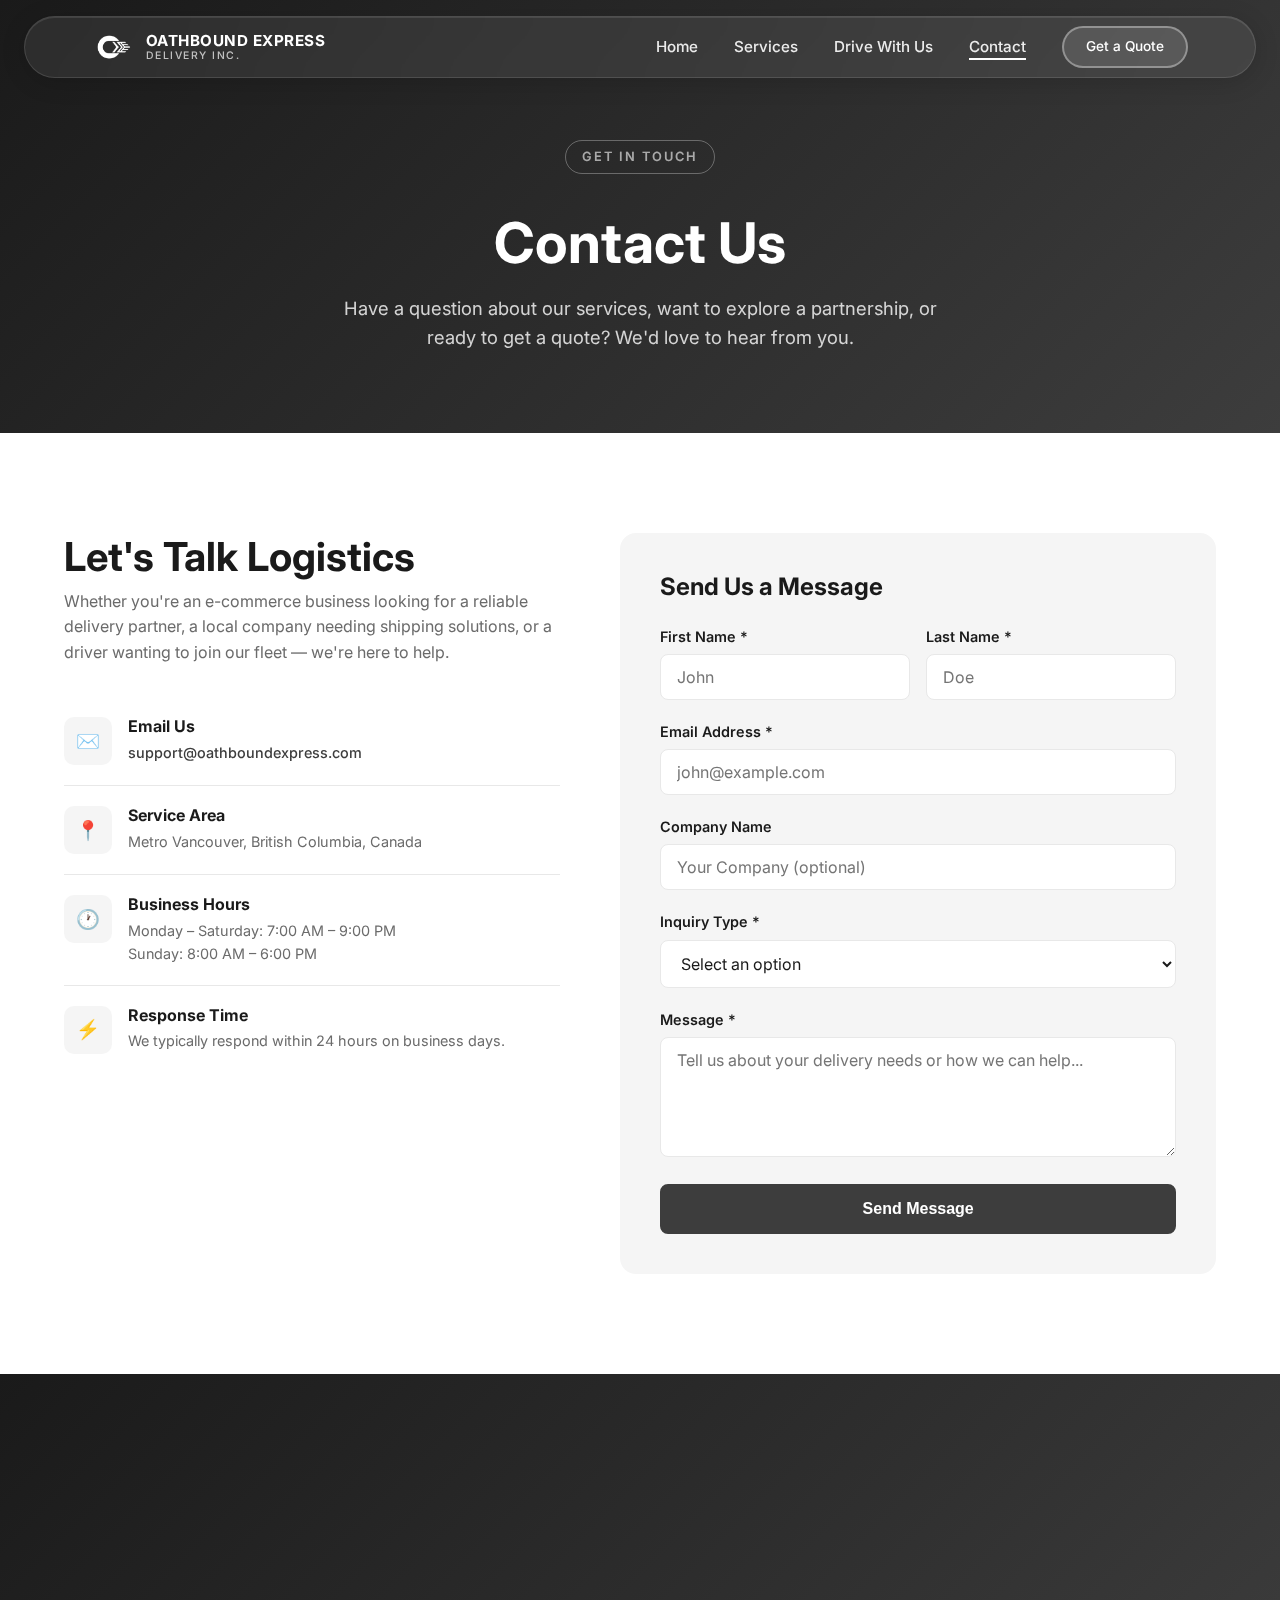
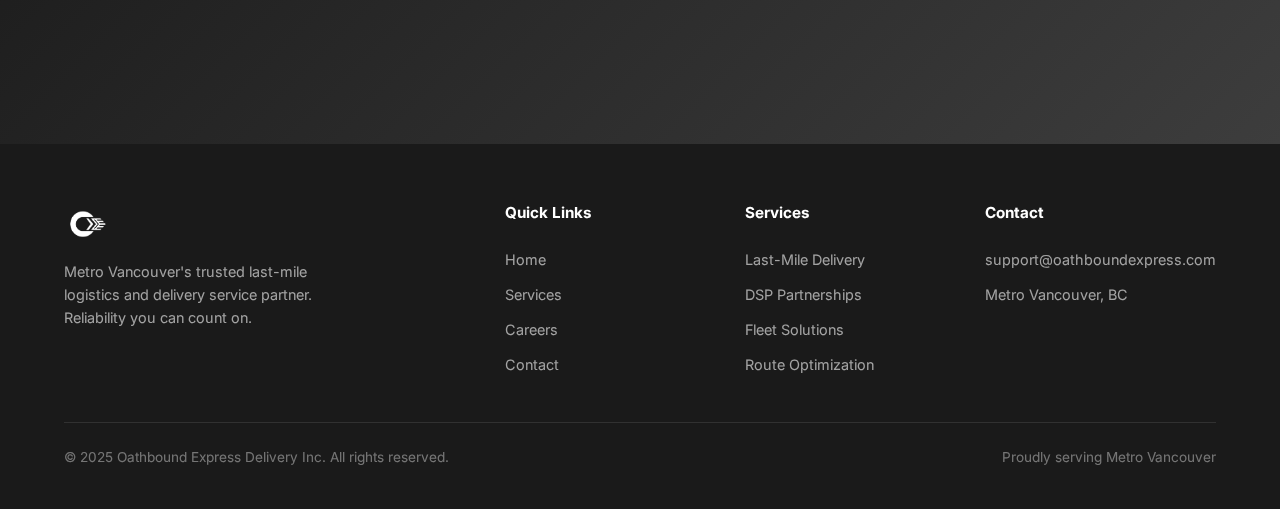
<file: contact.html>
<!DOCTYPE html>
<html lang="en">
<head>
  <meta charset="UTF-8">
  <meta name="viewport" content="width=device-width, initial-scale=1.0">
  <meta name="description" content="Contact Oathbound Express Delivery Inc. for last-mile logistics solutions, partnership inquiries, or driver applications in Metro Vancouver.">
  <title>Contact Us | Oathbound Express Delivery Inc.</title>
  <link rel="icon" type="image/png" sizes="32x32" href="favicon-32.png">
  <link rel="icon" type="image/png" sizes="16x16" href="favicon-16.png">
  <link rel="icon" type="image/png" sizes="192x192" href="favicon-192.png">
  <link rel="apple-touch-icon" sizes="180x180" href="apple-touch-icon.png">
  <link rel="preconnect" href="https://fonts.googleapis.com">
  <link rel="preconnect" href="https://fonts.gstatic.com" crossorigin>
  <link href="https://fonts.googleapis.com/css2?family=Inter:wght@400;500;600;700;800&display=swap" rel="stylesheet">
  <link rel="stylesheet" href="styles.css">
</head>
<body>

  <!-- HEADER -->
  <header class="header" id="header">
    <div class="container">
      <nav class="nav">
        <a href="index.html" class="nav-logo">
          <img src="Logo.png" alt="Oathbound Express Logo">
          <div class="nav-logo-text">
            <span class="company-name">OATHBOUND EXPRESS</span>
            <span class="company-sub">Delivery Inc.</span>
          </div>
        </a>
        <ul class="nav-links">
          <li><a href="index.html">Home</a></li>
          <li><a href="services.html">Services</a></li>
          <li><a href="careers.html">Drive With Us</a></li>
          <li><a href="contact.html" class="active">Contact</a></li>
          <li><a href="contact.html" class="btn btn-primary nav-cta">Get a Quote</a></li>
        </ul>
        <button class="hamburger" id="hamburger" aria-label="Toggle menu">
          <span></span>
          <span></span>
          <span></span>
        </button>
      </nav>
    </div>
  </header>

  <!-- MOBILE NAV -->
  <div class="mobile-nav" id="mobileNav">
    <a href="index.html">Home</a>
    <a href="services.html">Services</a>
    <a href="careers.html">Drive With Us</a>
    <a href="contact.html">Contact</a>
    <a href="contact.html" class="btn btn-primary" style="margin-top:12px; justify-content:center;">Get a Quote</a>
  </div>

  <!-- PAGE HERO -->
  <section class="page-hero">
    <div class="container">
      <span class="section-tag" style="color: rgba(255,255,255,0.6); border: 1px solid rgba(255,255,255,0.3); padding: 6px 16px; border-radius: 50px;">Get In Touch</span>
      <h1 style="margin-top: 1.5rem;">Contact Us</h1>
      <p>Have a question about our services, want to explore a partnership, or ready to get a quote? We'd love to hear from you.</p>
    </div>
  </section>

  <!-- CONTACT SECTION -->
  <section class="section">
    <div class="container">
      <div class="contact-grid fade-in">
        <!-- LEFT: CONTACT INFO -->
        <div>
          <h2 style="margin-bottom: 0.5rem;">Let's Talk Logistics</h2>
          <p style="color: var(--text-light); margin-bottom: 2rem;">Whether you're an e-commerce business looking for a reliable delivery partner, a local company needing shipping solutions, or a driver wanting to join our fleet — we're here to help.</p>

          <div class="contact-info-card">
            <div class="contact-info-icon">✉️</div>
            <div>
              <h4>Email Us</h4>
              <p><a href="mailto:support@oathboundexpress.com" style="color: var(--primary); font-weight: 500;">support@oathboundexpress.com</a></p>
            </div>
          </div>

          <div class="contact-info-card">
            <div class="contact-info-icon">📍</div>
            <div>
              <h4>Service Area</h4>
              <p>Metro Vancouver, British Columbia, Canada</p>
            </div>
          </div>

          <div class="contact-info-card">
            <div class="contact-info-icon">🕐</div>
            <div>
              <h4>Business Hours</h4>
              <p>Monday – Saturday: 7:00 AM – 9:00 PM<br>Sunday: 8:00 AM – 6:00 PM</p>
            </div>
          </div>

          <div class="contact-info-card">
            <div class="contact-info-icon">⚡</div>
            <div>
              <h4>Response Time</h4>
              <p>We typically respond within 24 hours on business days.</p>
            </div>
          </div>
        </div>

        <!-- RIGHT: CONTACT FORM -->
        <div class="contact-form" id="contactFormWrapper">
          <h3>Send Us a Message</h3>
          <form id="contactForm">
            <div class="form-row">
              <div class="form-group">
                <label for="firstName">First Name *</label>
                <input type="text" id="firstName" name="firstName" required placeholder="John">
              </div>
              <div class="form-group">
                <label for="lastName">Last Name *</label>
                <input type="text" id="lastName" name="lastName" required placeholder="Doe">
              </div>
            </div>
            <div class="form-group">
              <label for="email">Email Address *</label>
              <input type="email" id="email" name="email" required placeholder="john@example.com">
            </div>
            <div class="form-group">
              <label for="company">Company Name</label>
              <input type="text" id="company" name="company" placeholder="Your Company (optional)">
            </div>
            <div class="form-group">
              <label for="inquiry">Inquiry Type *</label>
              <select id="inquiry" name="inquiry" required>
                <option value="" disabled selected>Select an option</option>
                <option value="partnership">Delivery Partnership</option>
                <option value="quote">Get a Quote</option>
                <option value="driver">Driver Application</option>
                <option value="general">General Inquiry</option>
              </select>
            </div>
            <div class="form-group">
              <label for="message">Message *</label>
              <textarea id="message" name="message" required placeholder="Tell us about your delivery needs or how we can help..."></textarea>
            </div>
            <button type="submit" class="btn btn-primary" style="width: 100%; justify-content: center;">Send Message</button>
          </form>

          <div class="form-success" id="formSuccess">
            <div style="font-size: 3rem; margin-bottom: 1rem;">✅</div>
            <h3>Message Sent!</h3>
            <p style="color: var(--text-light);">Thank you for reaching out. Our team will get back to you within 24 hours.</p>
          </div>
        </div>
      </div>
    </div>
  </section>

  <!-- CTA BANNER -->
  <section class="cta-banner">
    <div class="container fade-in">
      <h2>Looking to Join Our Driver Network?</h2>
      <p>We're always looking for professional, reliable drivers to join the Oathbound Express team.</p>
      <div class="cta-buttons">
        <a href="careers.html" class="btn btn-white">View Driver Opportunities</a>
        <a href="services.html" class="btn btn-outline">Explore Our Services</a>
      </div>
    </div>
  </section>

  <!-- FOOTER -->
  <footer class="footer">
    <div class="container">
      <div class="footer-grid">
        <div class="footer-brand">
          <img src="Logo.png" alt="Oathbound Express Logo">
          <p>Metro Vancouver's trusted last-mile logistics and delivery service partner. Reliability you can count on.</p>
        </div>
        <div>
          <h4>Quick Links</h4>
          <div class="footer-links">
            <a href="index.html">Home</a>
            <a href="services.html">Services</a>
            <a href="careers.html">Careers</a>
            <a href="contact.html">Contact</a>
          </div>
        </div>
        <div>
          <h4>Services</h4>
          <div class="footer-links">
            <a href="services.html">Last-Mile Delivery</a>
            <a href="services.html">DSP Partnerships</a>
            <a href="services.html">Fleet Solutions</a>
            <a href="services.html">Route Optimization</a>
          </div>
        </div>
        <div>
          <h4>Contact</h4>
          <div class="footer-links">
            <a href="mailto:support@oathboundexpress.com">support@oathboundexpress.com</a>
            <a href="#">Metro Vancouver, BC</a>
          </div>
        </div>
      </div>
      <div class="footer-bottom">
        <p>&copy; 2025 Oathbound Express Delivery Inc. All rights reserved.</p>
        <p>Proudly serving Metro Vancouver</p>
      </div>
    </div>
  </footer>

  <script src="script.js"></script>
</body>
</html>
</file>
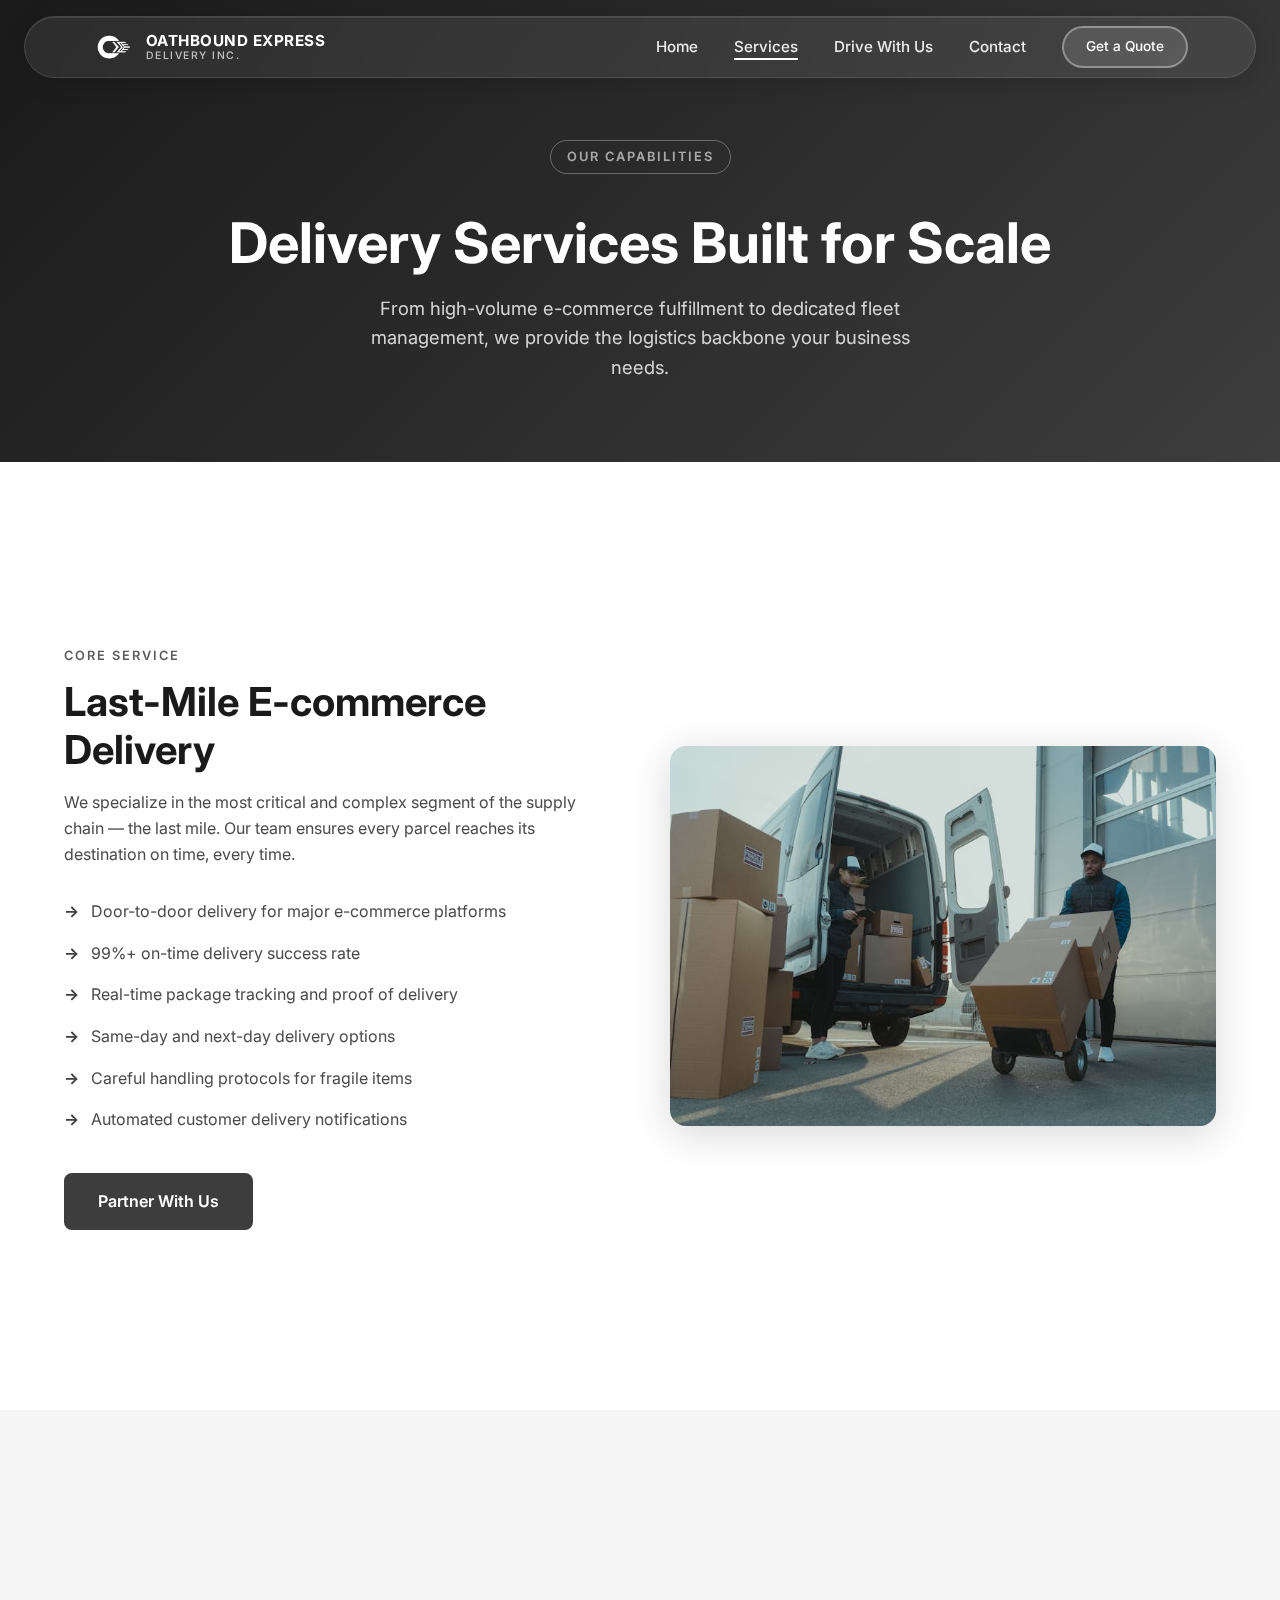
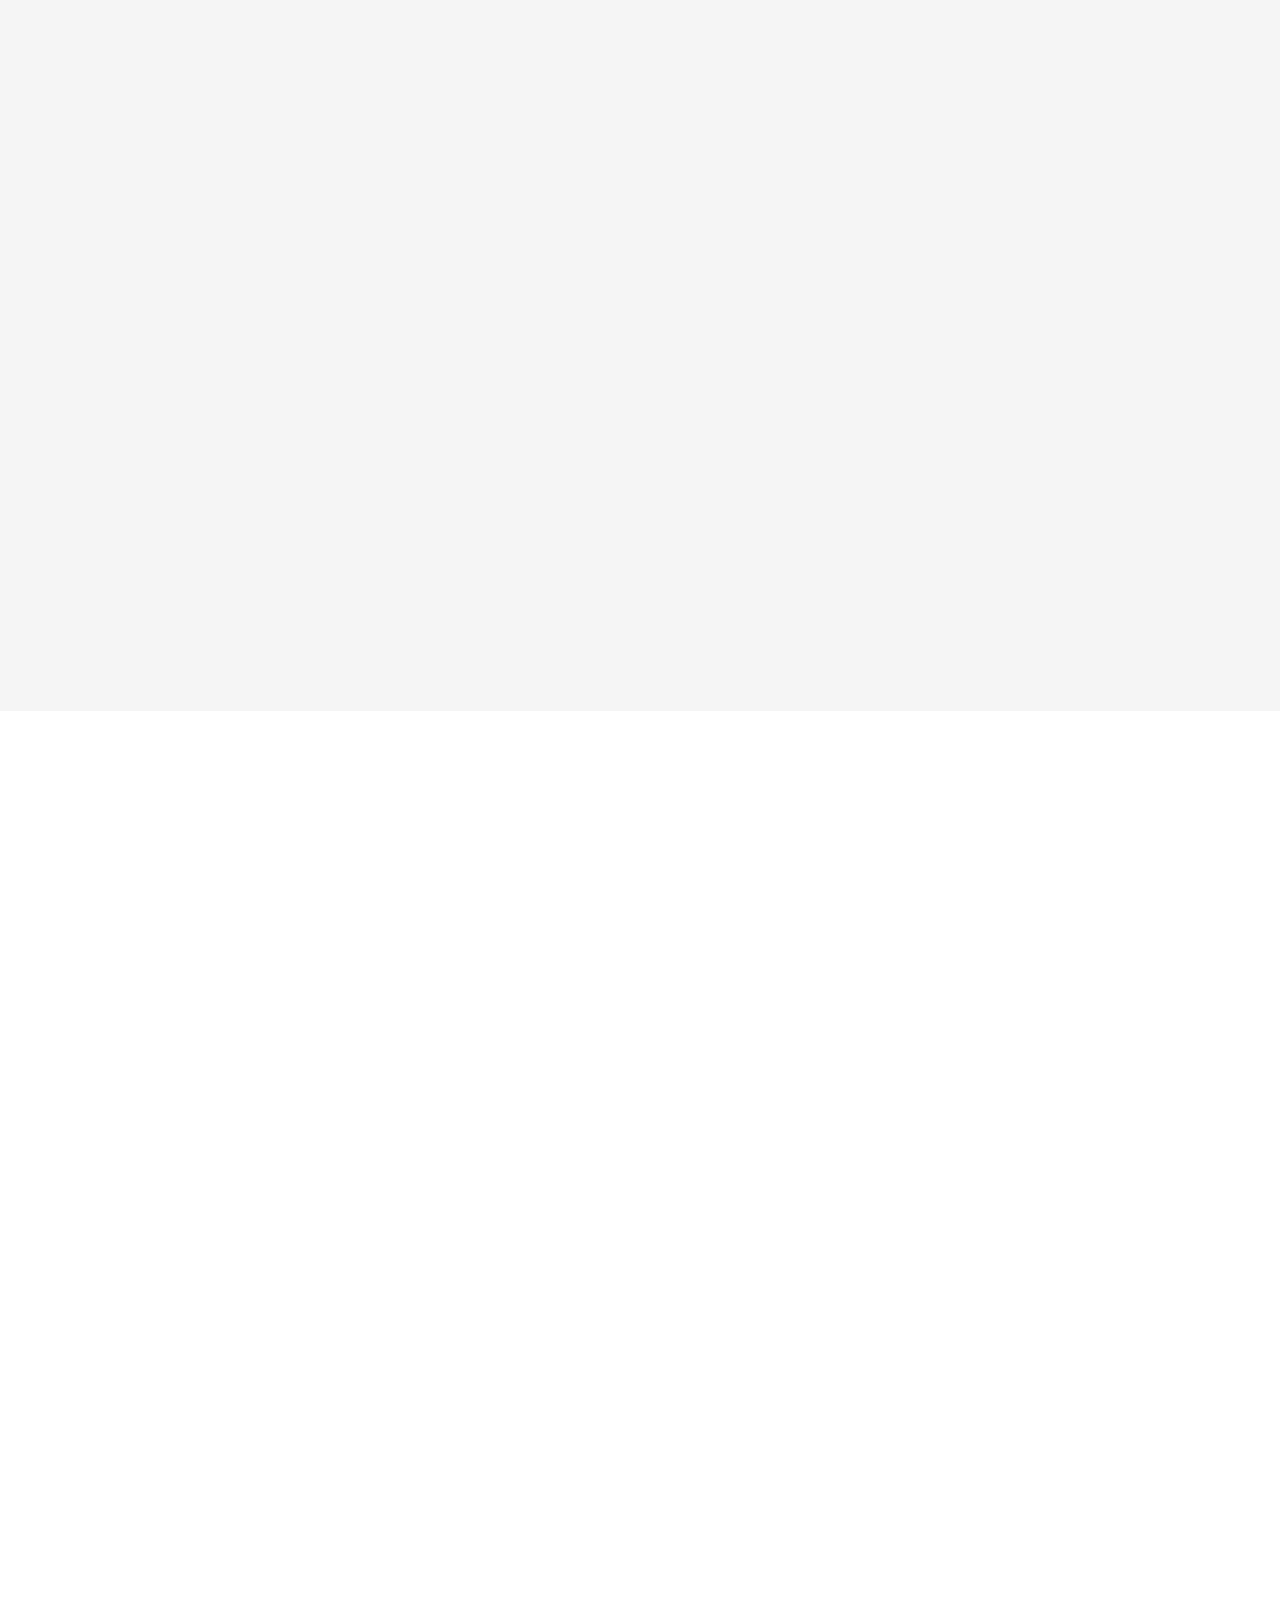
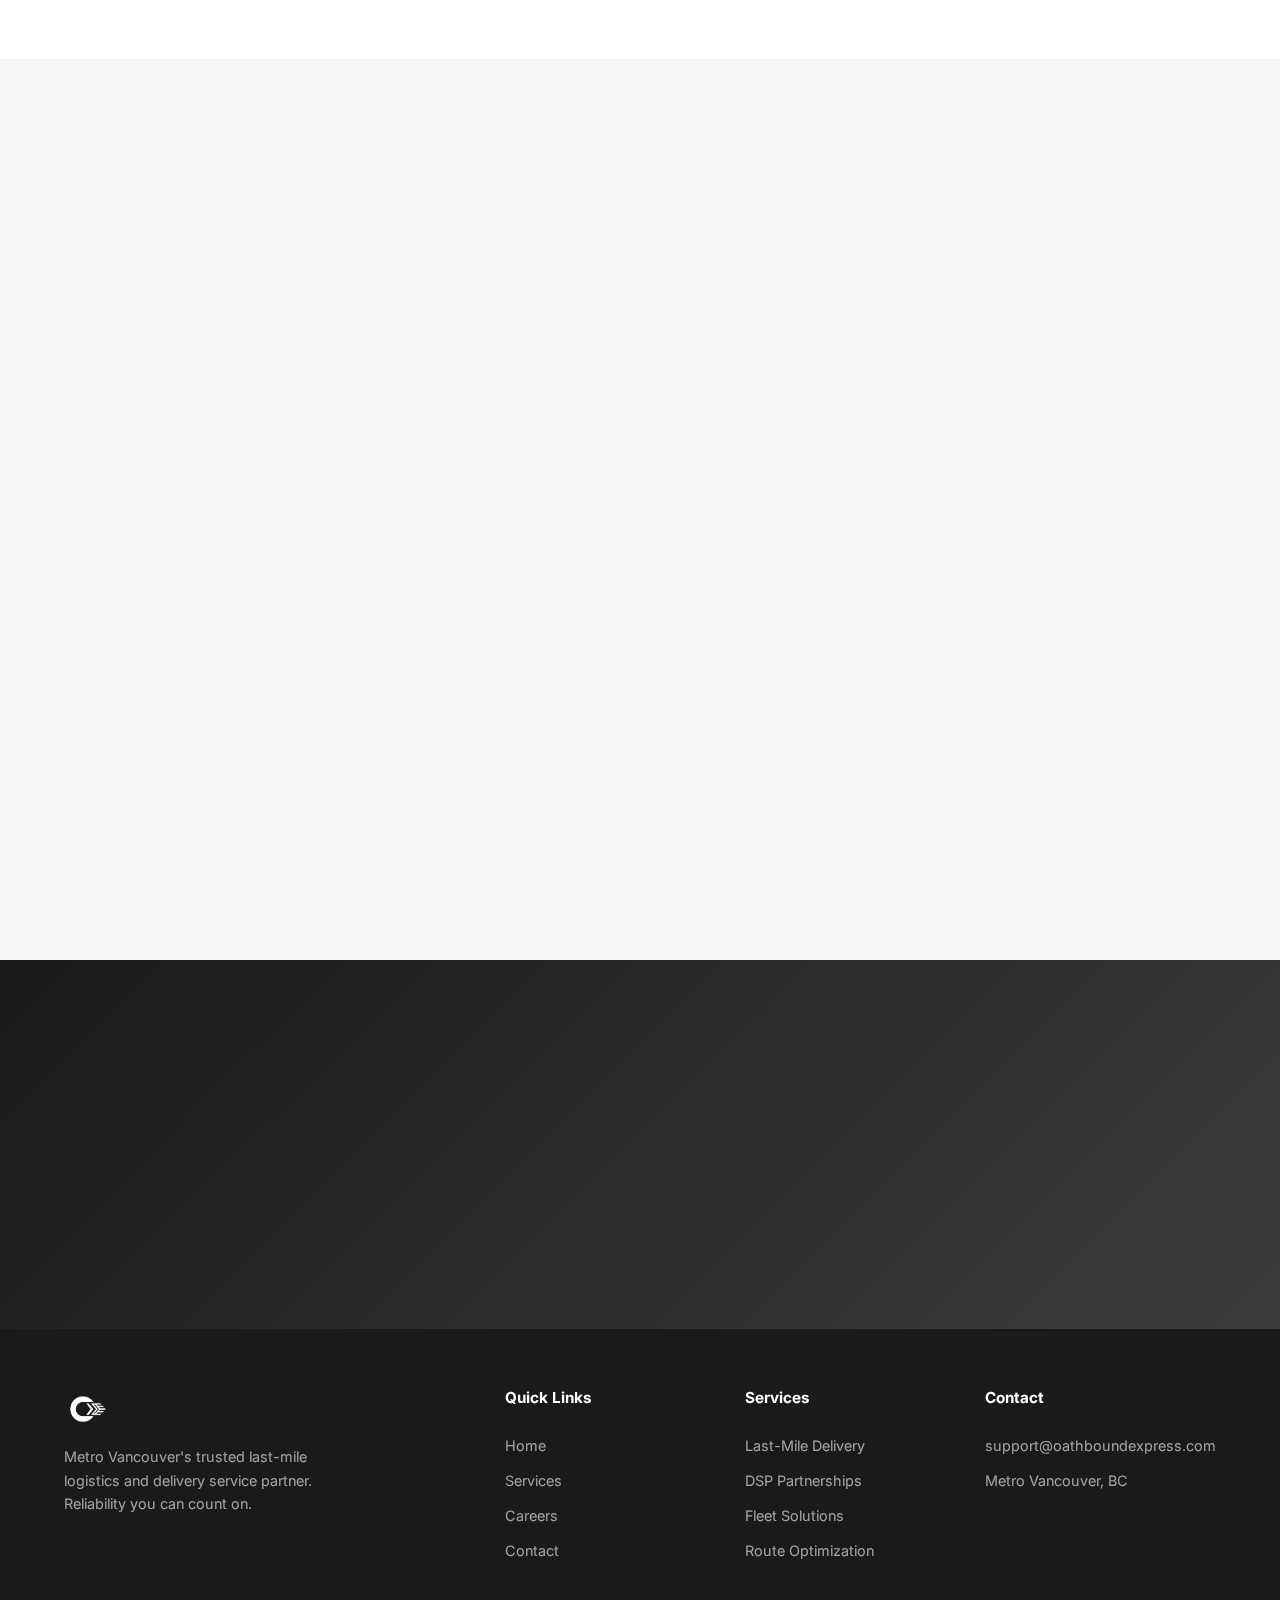
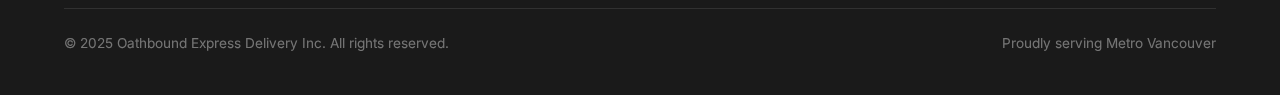
<file: services.html>
<!DOCTYPE html>
<html lang="en">
<head>
  <meta charset="UTF-8">
  <meta name="viewport" content="width=device-width, initial-scale=1.0">
  <meta name="description" content="Oathbound Express Delivery Services - Last-mile delivery, DSP partnerships, fleet solutions, and route optimization across Metro Vancouver.">
  <title>Our Services | Oathbound Express Delivery Inc.</title>
  <link rel="icon" type="image/png" sizes="32x32" href="favicon-32.png">
  <link rel="icon" type="image/png" sizes="16x16" href="favicon-16.png">
  <link rel="icon" type="image/png" sizes="192x192" href="favicon-192.png">
  <link rel="apple-touch-icon" sizes="180x180" href="apple-touch-icon.png">
  <link rel="preconnect" href="https://fonts.googleapis.com">
  <link rel="preconnect" href="https://fonts.gstatic.com" crossorigin>
  <link href="https://fonts.googleapis.com/css2?family=Inter:wght@400;500;600;700;800&display=swap" rel="stylesheet">
  <link rel="stylesheet" href="styles.css">
</head>
<body>

  <!-- HEADER -->
  <header class="header" id="header">
    <div class="container">
      <nav class="nav">
        <a href="index.html" class="nav-logo">
          <img src="Logo.png" alt="Oathbound Express Logo">
          <div class="nav-logo-text">
            <span class="company-name">OATHBOUND EXPRESS</span>
            <span class="company-sub">Delivery Inc.</span>
          </div>
        </a>
        <ul class="nav-links">
          <li><a href="index.html">Home</a></li>
          <li><a href="services.html" class="active">Services</a></li>
          <li><a href="careers.html">Drive With Us</a></li>
          <li><a href="contact.html">Contact</a></li>
          <li><a href="contact.html" class="btn btn-primary nav-cta">Get a Quote</a></li>
        </ul>
        <button class="hamburger" id="hamburger" aria-label="Toggle menu">
          <span></span>
          <span></span>
          <span></span>
        </button>
      </nav>
    </div>
  </header>

  <!-- MOBILE NAV -->
  <div class="mobile-nav" id="mobileNav">
    <a href="index.html">Home</a>
    <a href="services.html">Services</a>
    <a href="careers.html">Drive With Us</a>
    <a href="contact.html">Contact</a>
    <a href="contact.html" class="btn btn-primary" style="margin-top:12px; justify-content:center;">Get a Quote</a>
  </div>

  <!-- PAGE HERO -->
  <section class="page-hero">
    <div class="container">
      <span class="section-tag" style="color: rgba(255,255,255,0.6); border: 1px solid rgba(255,255,255,0.3); padding: 6px 16px; border-radius: 50px;">Our Capabilities</span>
      <h1 style="margin-top: 1.5rem;">Delivery Services Built for Scale</h1>
      <p>From high-volume e-commerce fulfillment to dedicated fleet management, we provide the logistics backbone your business needs.</p>
    </div>
  </section>

  <!-- SERVICE 1: LAST-MILE DELIVERY -->
  <section class="section">
    <div class="container">
      <div class="service-detail fade-in">
        <div class="service-detail-content">
          <span class="section-tag">Core Service</span>
          <h2>Last-Mile E-commerce Delivery</h2>
          <p>We specialize in the most critical and complex segment of the supply chain — the last mile. Our team ensures every parcel reaches its destination on time, every time.</p>
          <ul>
            <li>Door-to-door delivery for major e-commerce platforms</li>
            <li>99%+ on-time delivery success rate</li>
            <li>Real-time package tracking and proof of delivery</li>
            <li>Same-day and next-day delivery options</li>
            <li>Careful handling protocols for fragile items</li>
            <li>Automated customer delivery notifications</li>
          </ul>
          <a href="contact.html" class="btn btn-primary">Partner With Us</a>
        </div>
        <div class="service-detail-image">
          <img src="img-lastmile.jpg" alt="Last mile delivery service">
        </div>
      </div>
    </div>
  </section>

  <!-- SERVICE 2: DSP PARTNERSHIPS -->
  <section class="section section-gray">
    <div class="container">
      <div class="service-detail reverse fade-in">
        <div class="service-detail-content">
          <span class="section-tag">Partnership</span>
          <h2>DSP Partnership Programs</h2>
          <p>As a Delivery Service Partner, we provide professional fleet management and operational excellence for large-scale logistics providers. We become a seamless extension of your supply chain.</p>
          <ul>
            <li>Dedicated fleet allocation for your delivery volume</li>
            <li>Professional driver recruitment and management</li>
            <li>Full WorkSafeBC compliance and insurance coverage</li>
            <li>Performance monitoring and quality assurance</li>
            <li>Scalable capacity to match seasonal demand</li>
            <li>Transparent reporting and analytics</li>
          </ul>
          <a href="contact.html" class="btn btn-primary">Explore Partnership</a>
        </div>
        <div class="service-detail-image">
          <img src="img-dsp.jpg" alt="Fleet of delivery vehicles">
        </div>
      </div>
    </div>
  </section>

  <!-- SERVICE 3: FLEET VERSATILITY -->
  <section class="section">
    <div class="container">
      <div class="service-detail fade-in">
        <div class="service-detail-content fade-in">
          <span class="section-tag">Cargo Vans</span>
          <h2>Large Parcel & Bulk Route Solutions</h2>
          <p>Our cargo vans are designed for businesses requiring higher volume capacity and larger package dimensions. Ideal for furniture, appliance, and multi-stop commercial routes.</p>
          <ul>
            <li><strong>Sedans</strong> — Ideal for small parcels and urban routes</li>
            <li><strong>Minivans</strong> — Perfect for medium-volume, mixed-size deliveries</li>
            <li><strong>Cargo Vans</strong> — Built for bulk routes and oversized packages</li>
            <li>All vehicles maintained to the highest safety standards</li>
            <li>GPS-tracked fleet for real-time visibility</li>
            <li>Flexible vehicle assignment based on route needs</li>
          </ul>
          <a href="contact.html" class="btn btn-primary">Discuss Your Needs</a>
        </div>
        <div class="service-detail-image">
          <img src="default.avif" alt="Cargo van fleet">
        </div>
      </div>
    </div>
  </section>

  <!-- SERVICE 4: ROUTE OPTIMIZATION -->
  <section class="section section-gray">
    <div class="container">
      <div class="service-detail reverse fade-in">
        <div class="service-detail-content">
          <span class="section-tag">Technology</span>
          <h2>Local Route Optimization</h2>
          <p>We combine advanced routing technology with deep local knowledge of Metro Vancouver's roads, traffic patterns, and neighborhoods to deliver faster and more efficiently.</p>
          <ul>
            <li>AI-powered route planning and optimization</li>
            <li>Real-time traffic and weather adjustments</li>
            <li>Local driver expertise across all Metro Vancouver zones</li>
            <li>Reduced delivery windows and improved ETAs</li>
            <li>Lower fuel costs through efficient routing</li>
            <li>Dynamic re-routing for unexpected conditions</li>
          </ul>
          <a href="contact.html" class="btn btn-primary">Learn More</a>
        </div>
        <div class="service-detail-image">
          <img src="img-route.jpg" alt="Route optimization technology">
        </div>
      </div>
    </div>
  </section>

  <!-- CTA BANNER -->
  <section class="cta-banner">
    <div class="container fade-in">
      <h2>Let's Build Your Delivery Solution</h2>
      <p>Whether you need a dedicated delivery partner or a scalable fleet solution, we're ready to deliver.</p>
      <div class="cta-buttons">
        <a href="contact.html" class="btn btn-white">Get a Quote</a>
        <a href="careers.html" class="btn btn-outline">Join as a Driver</a>
      </div>
    </div>
  </section>

  <!-- FOOTER -->
  <footer class="footer">
    <div class="container">
      <div class="footer-grid">
        <div class="footer-brand">
          <img src="Logo.png" alt="Oathbound Express Logo">
          <p>Metro Vancouver's trusted last-mile logistics and delivery service partner. Reliability you can count on.</p>
        </div>
        <div>
          <h4>Quick Links</h4>
          <div class="footer-links">
            <a href="index.html">Home</a>
            <a href="services.html">Services</a>
            <a href="careers.html">Careers</a>
            <a href="contact.html">Contact</a>
          </div>
        </div>
        <div>
          <h4>Services</h4>
          <div class="footer-links">
            <a href="services.html">Last-Mile Delivery</a>
            <a href="services.html">DSP Partnerships</a>
            <a href="services.html">Fleet Solutions</a>
            <a href="services.html">Route Optimization</a>
          </div>
        </div>
        <div>
          <h4>Contact</h4>
          <div class="footer-links">
            <a href="mailto:support@oathboundexpress.com">support@oathboundexpress.com</a>
            <a href="#">Metro Vancouver, BC</a>
          </div>
        </div>
      </div>
      <div class="footer-bottom">
        <p>&copy; 2025 Oathbound Express Delivery Inc. All rights reserved.</p>
        <p>Proudly serving Metro Vancouver</p>
      </div>
    </div>
  </footer>

  <script src="script.js"></script>
</body>
</html>
</file>
<file: styles.css>
/* ===== RESET & BASE ===== */
*, *::before, *::after {
  margin: 0;
  padding: 0;
  box-sizing: border-box;
}

:root {
  --primary: #3d3d3d;
  --primary-dark: #2b2b2b;
  --primary-darker: #1a1a1a;
  --accent: #4a4a4a;
  --accent-light: #5c5c5c;
  --white: #ffffff;
  --off-white: #f5f5f5;
  --light-gray: #e8e8e8;
  --medium-gray: #9a9a9a;
  --text-dark: #1a1a1a;
  --text-body: #4a4a4a;
  --text-light: #6b6b6b;
  --shadow-sm: 0 2px 8px rgba(0,0,0,0.08);
  --shadow-md: 0 4px 20px rgba(0,0,0,0.12);
  --shadow-lg: 0 8px 40px rgba(0,0,0,0.16);
  --radius: 8px;
  --radius-lg: 16px;
  --transition: all 0.3s ease;
}

html {
  scroll-behavior: smooth;
  font-size: 16px;
}

body {
  font-family: 'Inter', -apple-system, BlinkMacSystemFont, 'Segoe UI', Roboto, sans-serif;
  color: var(--text-body);
  background: var(--white);
  line-height: 1.6;
  overflow-x: hidden;
}

a {
  text-decoration: none;
  color: inherit;
  transition: var(--transition);
}

ul { list-style: none; }

img {
  max-width: 100%;
  display: block;
}

.container {
  max-width: 1200px;
  margin: 0 auto;
  padding: 0 24px;
}

/* ===== TYPOGRAPHY ===== */
h1, h2, h3, h4, h5, h6 {
  color: var(--text-dark);
  line-height: 1.2;
  font-weight: 700;
}

h1 { font-size: clamp(2.2rem, 5vw, 3.5rem); }
h2 { font-size: clamp(1.8rem, 3.5vw, 2.5rem); }
h3 { font-size: clamp(1.2rem, 2vw, 1.5rem); }

p { margin-bottom: 1rem; }

.section-subtitle {
  color: var(--text-light);
  font-size: 1.1rem;
  max-width: 600px;
  margin: 0 auto 3rem;
  text-align: center;
}

.section-tag {
  display: inline-block;
  font-size: 0.8rem;
  font-weight: 600;
  letter-spacing: 2px;
  text-transform: uppercase;
  color: var(--accent-light);
  margin-bottom: 0.75rem;
}

/* ===== BUTTONS ===== */
.btn {
  display: inline-flex;
  align-items: center;
  gap: 8px;
  padding: 14px 32px;
  border-radius: var(--radius);
  font-size: 1rem;
  font-weight: 600;
  cursor: pointer;
  border: 2px solid transparent;
  transition: var(--transition);
  text-align: center;
}

.btn-primary {
  background: var(--primary);
  color: var(--white);
  border-color: var(--primary);
}

.btn-primary:hover {
  background: var(--primary-dark);
  border-color: var(--primary-dark);
  transform: translateY(-2px);
  box-shadow: var(--shadow-md);
}

.btn-outline {
  background: transparent;
  color: var(--white);
  border-color: var(--white);
}

.btn-outline:hover {
  background: var(--white);
  color: var(--primary-dark);
  transform: translateY(-2px);
}

.btn-outline-dark {
  background: transparent;
  color: var(--primary);
  border-color: var(--primary);
}

.btn-outline-dark:hover {
  background: var(--primary);
  color: var(--white);
  transform: translateY(-2px);
}

.btn-white {
  background: var(--white);
  color: var(--primary-dark);
  border-color: var(--white);
}

.btn-white:hover {
  background: transparent;
  color: var(--white);
  border-color: var(--white);
  transform: translateY(-2px);
}

/* ===== HEADER / NAV ===== */
.header {
  position: fixed;
  top: 16px;
  left: 50%;
  transform: translateX(-50%);
  width: calc(100% - 48px);
  max-width: 1280px;
  z-index: 1000;
  background: rgba(255, 255, 255, 0.08);
  backdrop-filter: blur(20px) saturate(180%);
  -webkit-backdrop-filter: blur(20px) saturate(180%);
  border: 1px solid rgba(255, 255, 255, 0.12);
  border-radius: 50px;
  transition: var(--transition);
  box-shadow: 0 4px 24px rgba(0, 0, 0, 0.15), inset 0 1px 0 rgba(255, 255, 255, 0.1);
}

.header.scrolled {
  background: rgba(255, 255, 255, 0.75);
  backdrop-filter: blur(24px) saturate(200%);
  -webkit-backdrop-filter: blur(24px) saturate(200%);
  border: 1px solid rgba(255, 255, 255, 0.4);
  box-shadow: 0 8px 32px rgba(0, 0, 0, 0.12), inset 0 1px 0 rgba(255, 255, 255, 0.5);
}

.nav {
  display: flex;
  align-items: center;
  justify-content: space-between;
  height: 60px;
  padding: 0 28px;
}

.nav-logo {
  display: flex;
  align-items: center;
  gap: 12px;
  font-weight: 700;
  font-size: 1.1rem;
  color: var(--text-dark);
}

.nav-logo img {
  height: 36px;
  width: auto;
  filter: brightness(0) invert(1);
  transition: var(--transition);
}

.header.scrolled .nav-logo img {
  filter: none;
}

.nav-logo-text {
  display: flex;
  flex-direction: column;
  line-height: 1.2;
}

.nav-logo-text .company-name {
  font-size: 0.95rem;
  font-weight: 700;
  color: var(--white);
  letter-spacing: 0.5px;
  transition: var(--transition);
}

.header.scrolled .nav-logo-text .company-name {
  color: var(--primary-dark);
}

.nav-logo-text .company-sub {
  font-size: 0.65rem;
  font-weight: 500;
  color: rgba(255,255,255,0.7);
  letter-spacing: 1.5px;
  text-transform: uppercase;
  transition: var(--transition);
}

.header.scrolled .nav-logo-text .company-sub {
  color: var(--text-light);
}

.nav-links {
  display: flex;
  align-items: center;
  gap: 36px;
}

.nav-links a {
  font-size: 0.95rem;
  font-weight: 500;
  color: rgba(255,255,255,0.9);
  position: relative;
  transition: var(--transition);
}

.header.scrolled .nav-links a {
  color: var(--text-body);
}

.nav-links a::after {
  content: '';
  position: absolute;
  bottom: -4px;
  left: 0;
  width: 0;
  height: 2px;
  background: var(--white);
  transition: var(--transition);
}

.header.scrolled .nav-links a::after {
  background: var(--primary);
}

.nav-links a:hover::after,
.nav-links a.active::after {
  width: 100%;
}

.nav-links a:hover {
  color: var(--white);
}

.header.scrolled .nav-links a:hover {
  color: var(--primary-dark);
}

.nav-cta {
  padding: 8px 22px !important;
  font-size: 0.85rem !important;
  background: rgba(255,255,255,0.12) !important;
  border-color: rgba(255,255,255,0.35) !important;
  color: var(--white) !important;
  border-radius: 50px !important;
}

.nav-cta:hover {
  background: var(--white) !important;
  color: var(--primary-dark) !important;
}

.header.scrolled .nav-cta {
  background: var(--primary) !important;
  border-color: var(--primary) !important;
  color: var(--white) !important;
}

.header.scrolled .nav-cta:hover {
  background: var(--primary-dark) !important;
  border-color: var(--primary-dark) !important;
}

.hamburger {
  display: none;
  flex-direction: column;
  gap: 5px;
  cursor: pointer;
  background: none;
  border: none;
  padding: 8px;
}

.hamburger span {
  width: 24px;
  height: 2px;
  background: var(--white);
  transition: var(--transition);
  display: block;
}

.header.scrolled .hamburger span {
  background: var(--text-dark);
}

.hamburger.active span:nth-child(1) {
  transform: rotate(45deg) translate(5px, 5px);
}

.hamburger.active span:nth-child(2) {
  opacity: 0;
}

.hamburger.active span:nth-child(3) {
  transform: rotate(-45deg) translate(5px, -5px);
}

/* ===== MOBILE NAV ===== */
.mobile-nav {
  display: none;
  position: fixed;
  top: 88px;
  left: 50%;
  transform: translateX(-50%);
  width: calc(100% - 48px);
  max-width: 1280px;
  background: rgba(26, 26, 26, 0.85);
  backdrop-filter: blur(20px);
  -webkit-backdrop-filter: blur(20px);
  border: 1px solid rgba(255,255,255,0.1);
  border-radius: 24px;
  box-shadow: var(--shadow-lg);
  z-index: 999;
  padding: 24px 28px;
}

.mobile-nav.active {
  display: block;
}

.mobile-nav a {
  display: block;
  padding: 14px 0;
  font-size: 1.1rem;
  font-weight: 500;
  color: rgba(255,255,255,0.9);
  border-bottom: 1px solid rgba(255,255,255,0.1);
}

.mobile-nav a:last-child {
  border-bottom: none;
}

.mobile-nav a:hover {
  color: var(--white);
}

/* ===== HERO ===== */
.hero {
  position: relative;
  min-height: 100vh;
  display: flex;
  align-items: center;
  background: url('hero-candidate-1.jpg') center/cover no-repeat;
  overflow: hidden;
  padding-top: 100px;
}

.hero-overlay {
  position: absolute;
  inset: 0;
  /* Balanced gradient: darker at bottom/center for text readability, lighter at top for sky */
  background: linear-gradient(to bottom, rgba(26, 33, 46, 0.3) 0%, rgba(26, 33, 46, 0.6) 100%);
  opacity: 1;
}

.hero-content {
  position: relative;
  z-index: 2;
  max-width: 800px;
  margin: 0 auto;
  text-align: center;
  color: var(--white);
  text-shadow: 0 2px 15px rgba(0, 0, 0, 0.3); /* improved readability */
}

.hero-content .section-tag {
  color: var(--light-gray);
  border: 1px solid rgba(255,255,255,0.3);
  padding: 6px 16px;
  border-radius: 50px;
}

.hero-content h1 {
  color: var(--white);
  margin: 1.5rem 0 1rem;
}

.hero-content p {
  font-size: 1.15rem;
  color: rgba(255,255,255,0.85);
  margin-bottom: 2rem;
  max-width: 550px;
  margin-left: auto;
  margin-right: auto;
}

.hero-buttons {
  display: flex;
  gap: 16px;
  flex-wrap: wrap;
  justify-content: center;
}

.hero-stats {
  display: flex;
  gap: 48px;
  margin-top: 4rem;
  padding-top: 2rem;
  border-top: 1px solid rgba(255,255,255,0.15);
  justify-content: center;
}

.hero-stat h3 {
  color: var(--white);
  font-size: 2rem;
  margin-bottom: 4px;
}

.hero-stat p {
  font-size: 0.85rem;
  color: rgba(255,255,255,0.65);
  margin: 0;
}

/* ===== SECTIONS ===== */
.section {
  padding: 100px 0;
}

.section-dark {
  background: var(--primary-darker);
  color: var(--white);
}

.section-dark h2,
.section-dark h3 {
  color: var(--white);
}

.section-dark p {
  color: rgba(255,255,255,0.75);
}

.section-gray {
  background: var(--off-white);
}

.section-header {
  text-align: center;
  margin-bottom: 4rem;
}

/* ===== SERVICES GRID ===== */
.services-grid {
  display: grid;
  grid-template-columns: repeat(auto-fit, minmax(260px, 1fr));
  gap: 24px;
}

.service-card {
  background: var(--white);
  border-radius: var(--radius-lg);
  padding: 40px 32px;
  transition: var(--transition);
  border: 1px solid var(--light-gray);
}

.service-card:hover {
  transform: translateY(-4px);
  box-shadow: var(--shadow-lg);
  border-color: transparent;
}

.service-icon {
  width: 56px;
  height: 56px;
  border-radius: 12px;
  background: var(--off-white);
  display: flex;
  align-items: center;
  justify-content: center;
  margin: 0 auto 24px;
  font-size: 1.5rem;
}

.service-icon svg {
  width: 28px;
  height: 28px;
  color: var(--primary);
}

.service-card {
  text-align: center;
}

.service-card h3 {
  margin-bottom: 12px;
}

.service-card p {
  color: var(--text-light);
  font-size: 0.95rem;
  margin: 0;
}

/* ===== FLEET SECTION ===== */
.fleet-grid {
  display: grid;
  grid-template-columns: repeat(3, 1fr);
  gap: 24px;
}

.fleet-card {
  background: var(--white);
  border-radius: var(--radius-lg);
  overflow: hidden;
  border: 1px solid var(--light-gray);
  transition: var(--transition);
  display: flex;
  flex-direction: column;
}

.fleet-card:hover {
  transform: translateY(-4px);
  box-shadow: var(--shadow-lg);
}

.fleet-card-img {
  height: 200px;
  background-size: cover;
  background-position: center;
}

.fleet-card-body {
  padding: 28px;
  display: flex;
  flex-direction: column;
  flex: 1;
}

.fleet-card-body h3 {
  margin-bottom: 8px;
}

.fleet-card-body p {
  color: var(--text-light);
  font-size: 0.9rem;
  margin-bottom: 16px;
}

.fleet-features {
  display: grid;
  grid-template-columns: repeat(3, minmax(0, 1fr));
  gap: 8px;
  margin-top: auto;
}

.fleet-tag {
  font-size: 0.68rem;
  font-weight: 600;
  padding: 5px 6px;
  border-radius: 50px;
  background: var(--off-white);
  color: var(--text-body);
  white-space: nowrap;
  text-align: center;
  min-width: 0;
}

/* ===== COVERAGE SECTION ===== */
.coverage-content {
  display: grid;
  grid-template-columns: 1fr 1fr;
  gap: 60px;
  align-items: center;
}

.coverage-text h2 {
  margin-bottom: 1rem;
}

.coverage-text p {
  margin-bottom: 2rem;
}

.coverage-areas {
  display: grid;
  grid-template-columns: 1fr 1fr;
  gap: 12px;
}

.coverage-area {
  display: flex;
  align-items: center;
  gap: 8px;
  font-weight: 500;
  color: var(--text-dark);
}

.coverage-area::before {
  content: '✓';
  display: flex;
  align-items: center;
  justify-content: center;
  width: 24px;
  height: 24px;
  border-radius: 50%;
  background: var(--primary);
  color: var(--white);
  font-size: 0.7rem;
  flex-shrink: 0;
}

.coverage-image {
  border-radius: var(--radius-lg);
  overflow: hidden;
  box-shadow: var(--shadow-lg);
}

.coverage-image img {
  width: 100%;
  height: 400px;
  object-fit: cover;
}

/* ===== WHY CHOOSE US ===== */
.why-grid {
  display: grid;
  grid-template-columns: repeat(auto-fit, minmax(250px, 1fr));
  gap: 32px;
}

.why-card {
  text-align: center;
  padding: 40px 24px;
}

.why-card .why-icon {
  width: 72px;
  height: 72px;
  border-radius: 50%;
  background: rgba(255,255,255,0.1);
  display: flex;
  align-items: center;
  justify-content: center;
  margin: 0 auto 24px;
  font-size: 1.8rem;
}

.why-icon svg {
  width: 32px;
  height: 32px;
  color: var(--white);
}

.why-card h3 {
  margin-bottom: 12px;
}

/* ===== CTA BANNER ===== */
.cta-banner {
  background: linear-gradient(135deg, var(--primary-darker), var(--primary));
  padding: 80px 0;
  text-align: center;
  color: var(--white);
}

.cta-banner h2 {
  color: var(--white);
  margin-bottom: 1rem;
}

.cta-banner p {
  color: rgba(255,255,255,0.8);
  max-width: 600px;
  margin: 0 auto 2rem;
  font-size: 1.1rem;
}

.cta-buttons {
  display: flex;
  gap: 16px;
  justify-content: center;
  flex-wrap: wrap;
}

/* ===== SERVICES PAGE ===== */
.page-hero {
  padding: 140px 0 80px;
  background: linear-gradient(135deg, var(--primary-darker), var(--primary));
  text-align: center;
  color: var(--white);
}

.page-hero h1 {
  color: var(--white);
  margin-bottom: 1rem;
}

.page-hero p {
  color: rgba(255,255,255,0.8);
  max-width: 600px;
  margin: 0 auto;
  font-size: 1.15rem;
}

.service-detail {
  display: grid;
  grid-template-columns: 1fr 1fr;
  gap: 60px;
  align-items: center;
  padding: 80px 0;
  border-bottom: 1px solid var(--light-gray);
}

.service-detail:last-child {
  border-bottom: none;
}

.service-detail.reverse {
  direction: rtl;
}

.service-detail.reverse > * {
  direction: ltr;
}

.service-detail-content .section-tag {
  color: var(--accent-light);
}

.service-detail-content h2 {
  margin-bottom: 1rem;
}

.service-detail-content p {
  margin-bottom: 1.5rem;
}

.service-detail-content ul {
  list-style: none;
  margin-bottom: 2rem;
}

.service-detail-content ul li {
  padding: 8px 0;
  display: flex;
  align-items: flex-start;
  gap: 12px;
  color: var(--text-body);
}

.service-detail-content ul li::before {
  content: '→';
  color: var(--primary);
  font-weight: 700;
  flex-shrink: 0;
}

.service-detail-image {
  border-radius: var(--radius-lg);
  overflow: hidden;
  box-shadow: var(--shadow-lg);
}

.service-detail-image img {
  width: 100%;
  height: 380px;
  object-fit: cover;
}

/* ===== CAREERS PAGE ===== */
.benefits-grid {
  display: grid;
  grid-template-columns: repeat(auto-fit, minmax(280px, 1fr));
  gap: 24px;
}

.benefit-card {
  background: var(--white);
  border-radius: var(--radius-lg);
  padding: 36px 28px;
  border: 1px solid var(--light-gray);
  transition: var(--transition);
}

.benefit-card:hover {
  transform: translateY(-4px);
  box-shadow: var(--shadow-lg);
}

.benefit-icon {
  width: 48px;
  height: 48px;
  border-radius: 10px;
  background: var(--off-white);
  display: flex;
  align-items: center;
  justify-content: center;
  margin: 0 auto 20px;
  font-size: 1.3rem;
}

.benefit-icon svg {
  width: 24px;
  height: 24px;
  color: var(--primary);
}

.benefit-card {
  text-align: center;
}

.benefit-card h3 {
  margin-bottom: 8px;
  font-size: 1.15rem;
}

.benefit-card p {
  color: var(--text-light);
  font-size: 0.9rem;
  margin: 0;
}

.requirements-section {
  display: grid;
  grid-template-columns: 1fr 1fr;
  gap: 60px;
  align-items: start;
}

.requirements-list {
  list-style: none;
}

.requirements-list li {
  padding: 14px 0;
  border-bottom: 1px solid var(--light-gray);
  display: flex;
  align-items: flex-start;
  gap: 12px;
  font-size: 1rem;
}

.requirements-list li::before {
  content: '✓';
  display: flex;
  align-items: center;
  justify-content: center;
  width: 24px;
  height: 24px;
  border-radius: 50%;
  background: var(--primary);
  color: var(--white);
  font-size: 0.7rem;
  flex-shrink: 0;
  margin-top: 2px;
}

.apply-box {
  background: var(--off-white);
  border-radius: var(--radius-lg);
  padding: 40px;
}

.apply-box h3 {
  margin-bottom: 1rem;
}

.apply-box p {
  margin-bottom: 1.5rem;
}

/* ===== CONTACT PAGE ===== */
.contact-grid {
  display: grid;
  grid-template-columns: 1fr 1.2fr;
  gap: 60px;
}

.contact-info-card {
  display: flex;
  align-items: flex-start;
  gap: 16px;
  padding: 20px 0;
  border-bottom: 1px solid var(--light-gray);
}

.contact-info-card:last-child {
  border-bottom: none;
}

.contact-info-icon {
  width: 48px;
  height: 48px;
  border-radius: 10px;
  background: var(--off-white);
  display: flex;
  align-items: center;
  justify-content: center;
  font-size: 1.2rem;
  flex-shrink: 0;
}

.contact-info-card h4 {
  font-size: 1rem;
  margin-bottom: 4px;
}

.contact-info-card p {
  color: var(--text-light);
  font-size: 0.9rem;
  margin: 0;
}

.contact-form {
  background: var(--off-white);
  border-radius: var(--radius-lg);
  padding: 40px;
}

.contact-form h3 {
  margin-bottom: 1.5rem;
}

.form-group {
  margin-bottom: 20px;
}

.form-group label {
  display: block;
  font-size: 0.9rem;
  font-weight: 600;
  color: var(--text-dark);
  margin-bottom: 6px;
}

.form-group input,
.form-group textarea,
.form-group select {
  width: 100%;
  padding: 12px 16px;
  border: 1px solid var(--light-gray);
  border-radius: var(--radius);
  font-size: 1rem;
  font-family: inherit;
  background: var(--white);
  color: var(--text-dark);
  transition: var(--transition);
}

.form-group input:focus,
.form-group textarea:focus,
.form-group select:focus {
  outline: none;
  border-color: var(--primary);
  box-shadow: 0 0 0 3px rgba(61,61,61,0.1);
}

.form-group textarea {
  resize: vertical;
  min-height: 120px;
}

.form-row {
  display: grid;
  grid-template-columns: 1fr 1fr;
  gap: 16px;
}

.form-success {
  display: none;
  text-align: center;
  padding: 40px;
}

.form-success.active {
  display: block;
}

.form-success h3 {
  margin-bottom: 0.5rem;
}

/* ===== FOOTER ===== */
.footer {
  background: var(--primary-darker);
  color: rgba(255,255,255,0.7);
  padding: 60px 0 0;
}

.footer-grid {
  display: grid;
  grid-template-columns: 2fr 1fr 1fr 1fr;
  gap: 40px;
  padding-bottom: 40px;
  border-bottom: 1px solid rgba(255,255,255,0.1);
}

.footer-brand img {
  height: 40px;
  margin-bottom: 16px;
  filter: brightness(0) invert(1);
}

.footer-brand p {
  font-size: 0.9rem;
  color: rgba(255,255,255,0.6);
  max-width: 300px;
}

.footer h4 {
  color: var(--white);
  font-size: 0.95rem;
  margin-bottom: 20px;
}

.footer-links a {
  display: block;
  padding: 6px 0;
  font-size: 0.9rem;
  color: rgba(255,255,255,0.6);
}

.footer-links a:hover {
  color: var(--white);
}

.footer-bottom {
  display: flex;
  justify-content: space-between;
  align-items: center;
  padding: 24px 0;
  font-size: 0.85rem;
  color: rgba(255,255,255,0.4);
}

/* ===== ANIMATIONS ===== */
.fade-in {
  opacity: 0;
  transform: translateY(30px);
  transition: opacity 0.6s ease, transform 0.6s ease;
}

.fade-in.visible {
  opacity: 1;
  transform: translateY(0);
}

/* ===== RESPONSIVE ===== */
@media (max-width: 1024px) {
  .coverage-content,
  .service-detail,
  .requirements-section,
  .contact-grid {
    grid-template-columns: 1fr;
    gap: 40px;
  }

  .service-detail.reverse {
    direction: ltr;
  }

  .fleet-grid {
    grid-template-columns: repeat(2, 1fr);
  }

  .footer-grid {
    grid-template-columns: 1fr 1fr;
  }
}

@media (max-width: 768px) {
  .nav-links {
    display: none;
  }

  .hamburger {
    display: flex;
  }

  .hero-stats {
    flex-direction: column;
    gap: 24px;
  }

  .fleet-grid {
    grid-template-columns: 1fr;
  }

  .services-grid {
    grid-template-columns: 1fr;
  }

  .form-row {
    grid-template-columns: 1fr;
  }

  .footer-grid {
    grid-template-columns: 1fr;
  }

  .footer-bottom {
    flex-direction: column;
    gap: 12px;
    text-align: center;
  }

  .hero {
    min-height: auto;
    padding: 110px 0 80px;
  }

  .section {
    padding: 60px 0;
  }

  .cta-banner {
    padding: 60px 0;
  }
}

@media (max-width: 480px) {
  .hero-buttons {
    flex-direction: column;
  }

  .btn {
    justify-content: center;
    width: 100%;
  }

  .cta-buttons {
    flex-direction: column;
    align-items: center;
  }

  .coverage-areas {
    grid-template-columns: 1fr;
  }
}
</file>
